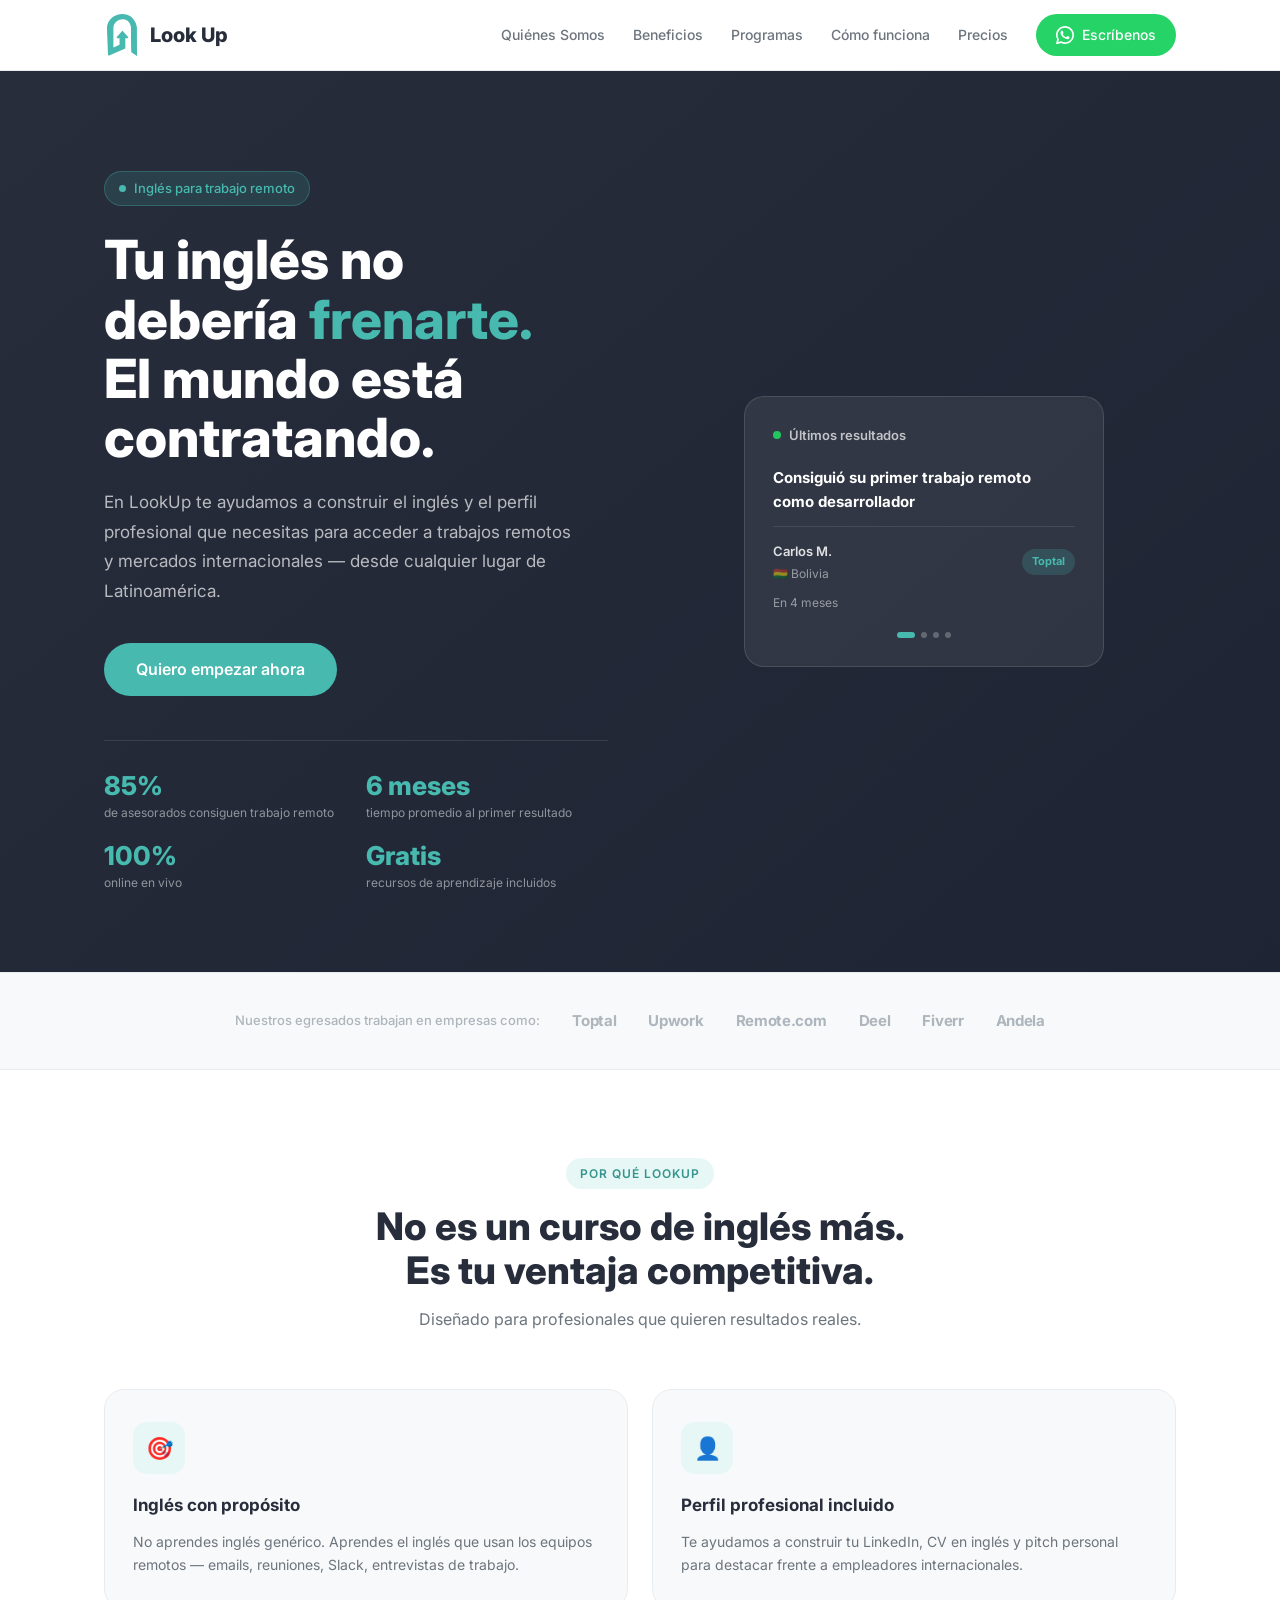
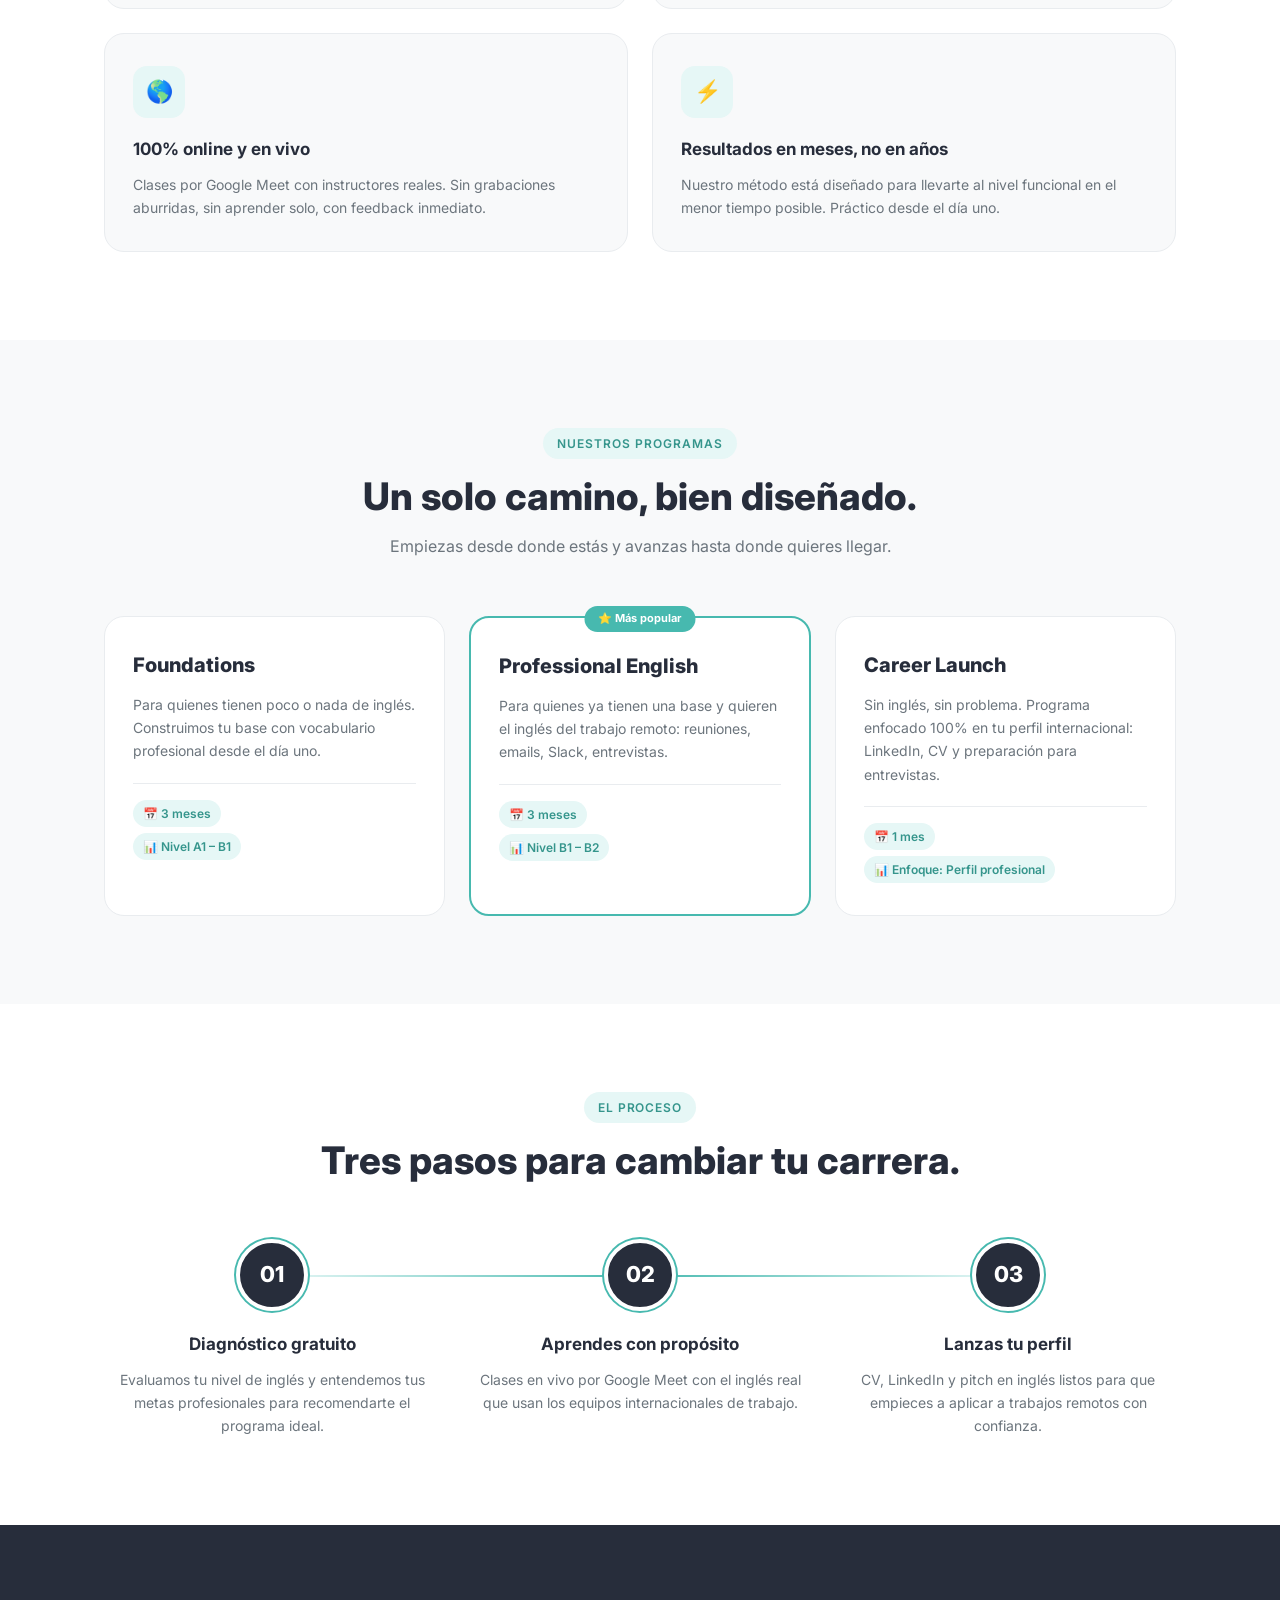
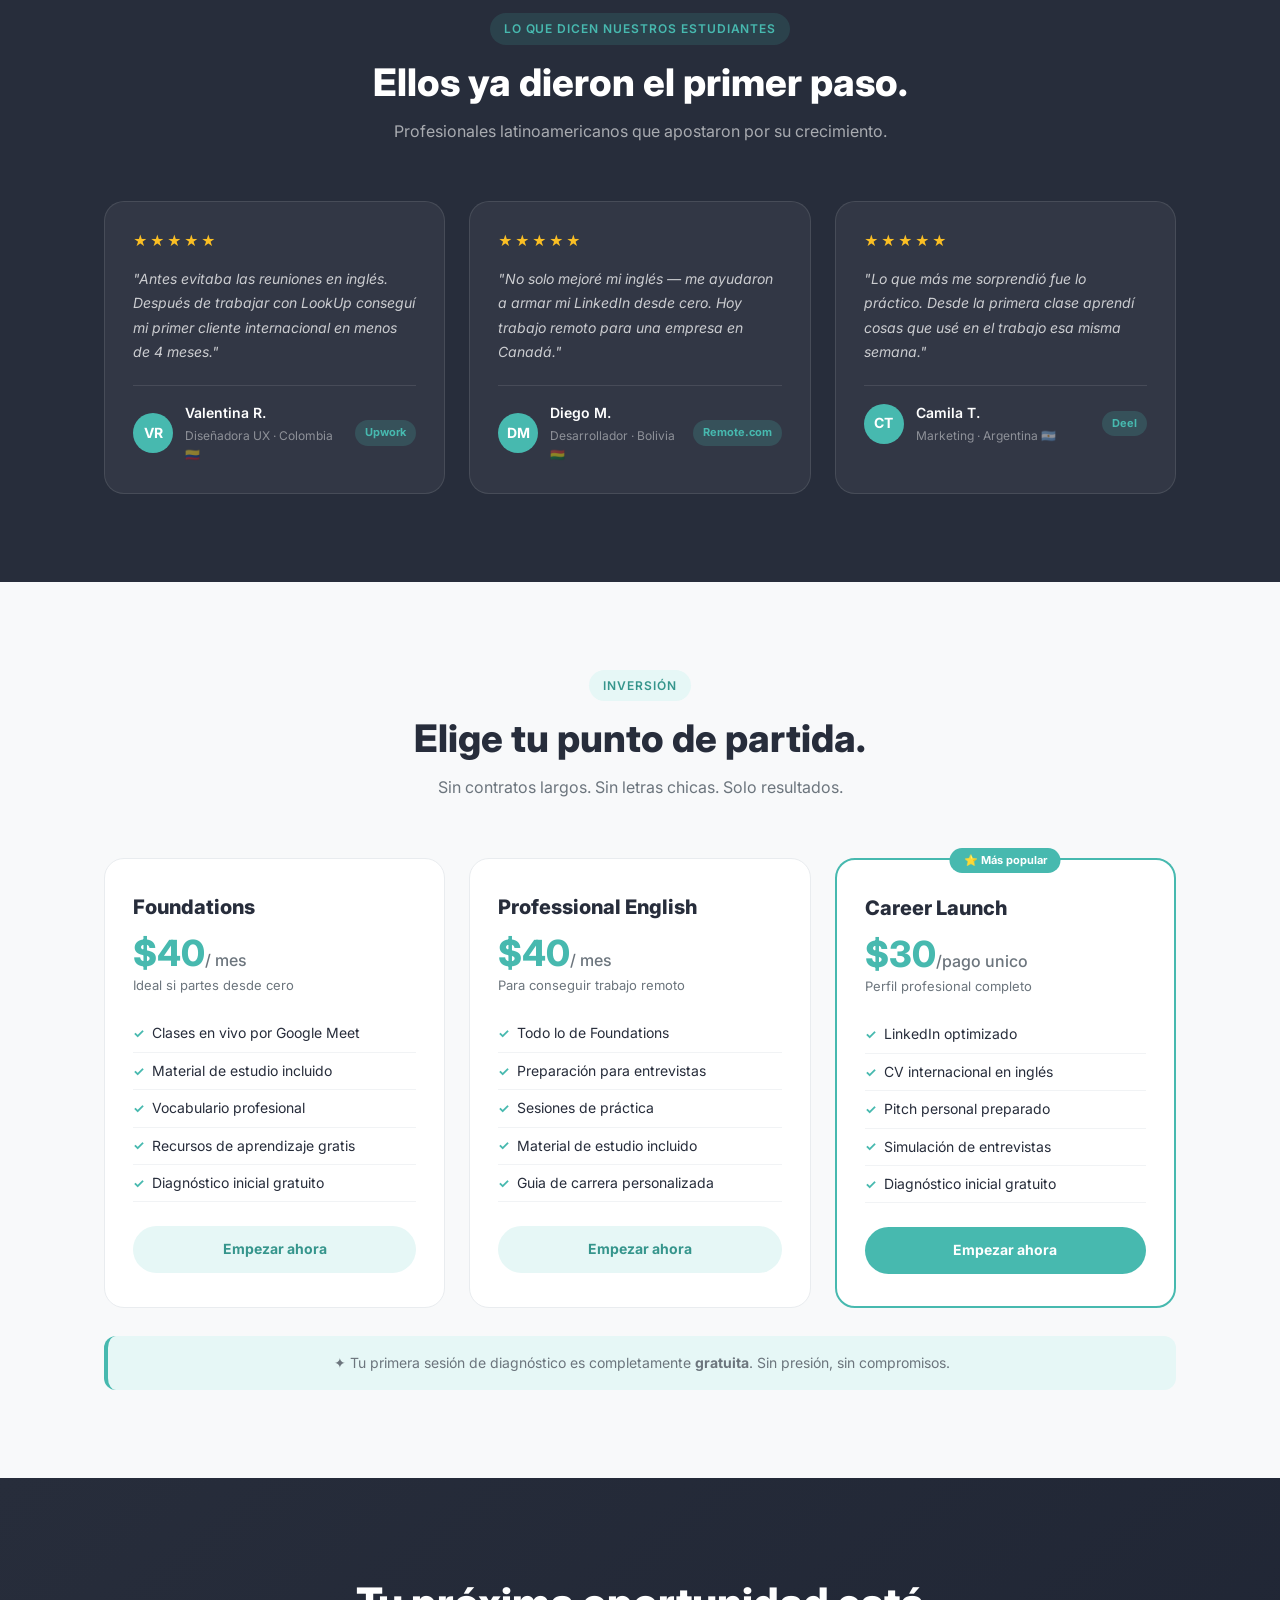
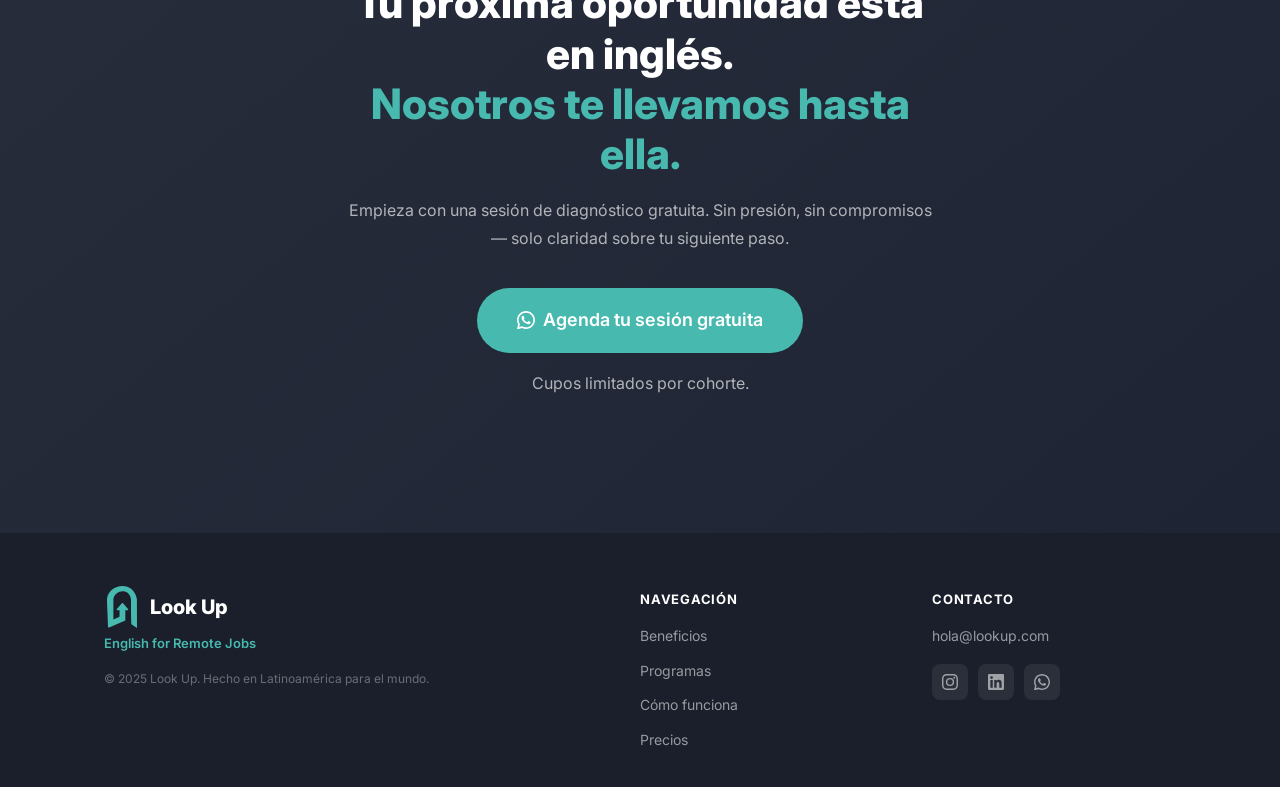
<file: index.html>
<!DOCTYPE html>
<html lang="es">
<head>
  <meta charset="UTF-8" />
  <meta name="viewport" content="width=device-width, initial-scale=1.0" />
  <title>Look Up — English for Remote Jobs</title>
  <link rel="preconnect" href="https://fonts.googleapis.com" />
  <link rel="preconnect" href="https://fonts.gstatic.com" crossorigin />
  <link href="https://fonts.googleapis.com/css2?family=Inter:wght@400;500;600;700;800&display=swap" rel="stylesheet" />
  <link rel="stylesheet" href="Styles/landing-page.css" />
</head>
<body>

  <!-- ── NAV ── -->
  <nav id="navbar">
    <div class="container nav-inner">
      <a href="/index.html" class="logo">
        <div class="logo-icon">
          <img src="Images/LookUpSingleLogo.svg" alt="Look Up Logo" />
        </div>
        <span>Look Up</span>
      </a>

      <button class="nav-toggle" id="navToggle" aria-label="Abrir menú">
        <span></span><span></span><span></span>
      </button>

      <div class="nav-links" id="navLinks">
        <a href="aboutUs.html">Quiénes Somos</a>
        <a href="#beneficios">Beneficios</a>
        <a href="#programas">Programas</a>
        <a href="#como-funciona">Cómo funciona</a>
        <a href="#precios">Precios</a>
        <a href="https://wa.link/rjn44n" target="_blank" class="btn-whatsapp">
          <svg class="wa-icon" viewBox="0 0 24 24" fill="currentColor">
            <path d="M17.472 14.382c-.297-.149-1.758-.867-2.03-.967-.273-.099-.471-.148-.67.15-.197.297-.767.966-.94 1.164-.173.199-.347.223-.644.075-.297-.15-1.255-.463-2.39-1.475-.883-.788-1.48-1.761-1.653-2.059-.173-.297-.018-.458.13-.606.134-.133.298-.347.446-.52.149-.174.198-.298.298-.497.099-.198.05-.371-.025-.52-.075-.149-.669-1.612-.916-2.207-.242-.579-.487-.5-.669-.51-.173-.008-.371-.01-.57-.01-.198 0-.52.074-.792.372-.272.297-1.04 1.016-1.04 2.479 0 1.462 1.065 2.875 1.213 3.074.149.198 2.096 3.2 5.077 4.487.709.306 1.262.489 1.694.625.712.227 1.36.195 1.871.118.571-.085 1.758-.719 2.006-1.413.248-.694.248-1.289.173-1.413-.074-.124-.272-.198-.57-.347z"/>
            <path d="M12 0C5.373 0 0 5.373 0 12c0 2.117.549 4.107 1.51 5.833L.057 23.776a.5.5 0 00.609.637l6.123-1.604A11.945 11.945 0 0012 24c6.627 0 12-5.373 12-12S18.627 0 12 0zm0 21.818a9.808 9.808 0 01-5.031-1.383l-.36-.214-3.732.978.997-3.645-.235-.374A9.818 9.818 0 012.182 12C2.182 6.57 6.57 2.182 12 2.182S21.818 6.57 21.818 12 17.43 21.818 12 21.818z"/>
          </svg>
          Escríbenos
        </a>
      </div>
    </div>
  </nav>

  <!-- ── HERO ── -->
  <section id="hero">
    <div class="container hero-grid">

      <div class="hero-copy">
        <div class="hero-badge">
          <span class="badge-dot"></span>
          Inglés para trabajo remoto
        </div>
        <h1>Tu inglés no debería <em>frenarte.</em><br>El mundo está contratando.</h1>
        <p>En LookUp te ayudamos a construir el inglés y el perfil profesional que necesitas para acceder a trabajos remotos y mercados internacionales — desde cualquier lugar de Latinoamérica.</p>
        <a href="https://wa.me/TUNUMERO" target="_blank" class="btn-primary">Quiero empezar ahora</a>

        <div class="hero-stats">
          <div class="hero-stat">
            <div class="hero-stat-num">85%</div>
            <div class="hero-stat-label">de asesorados consiguen trabajo remoto</div>
          </div>
          <div class="hero-stat">
            <div class="hero-stat-num">6 meses</div>
            <div class="hero-stat-label">tiempo promedio al primer resultado</div>
          </div>
          <div class="hero-stat">
            <div class="hero-stat-num">100%</div>
            <div class="hero-stat-label">online en vivo</div>
          </div>
          <div class="hero-stat">
            <div class="hero-stat-num">Gratis</div>
            <div class="hero-stat-label">recursos de aprendizaje incluidos</div>
          </div>
        </div>
      </div>

      <div class="hero-visual">
        <div class="hero-card">
          <div class="card-header">
            <span class="live-dot"></span>
            <span>Últimos resultados</span>
          </div>
          <div id="heroCarousel" class="carousel-track"></div>
          <div id="heroDots" class="carousel-dots"></div>
        </div>
      </div>

    </div>
  </section>

  <!-- ── TRUST BAR ── -->
  <section id="trust">
    <div class="container trust-inner">
      <p class="trust-label">Nuestros egresados trabajan en empresas como:</p>
      <div id="trustLogos" class="trust-logos"></div>
    </div>
  </section>

  <!-- ── BENEFICIOS ── -->
 <section id="beneficios">
    <div class="container">
      <div class="section-header center">
        <span class="section-tag">Por qué LookUp</span>
        <h2 class="section-title">No es un curso de inglés más.<br>Es tu ventaja competitiva.</h2>
        <p class="section-sub">Diseñado para profesionales que quieren resultados reales.</p>
      </div>
      <div class="benefits-grid" id="benefitsGrid"></div>
    </div>
  </section>

  <!-- ── PROGRAMAS ── -->
  <section id="programas">
    <div class="container">
      <div class="section-header center">
        <span class="section-tag">Nuestros programas</span>
        <h2 class="section-title">Un solo camino, bien diseñado.</h2>
        <p class="section-sub">Empiezas desde donde estás y avanzas hasta donde quieres llegar.</p>
      </div>
      <div class="programs-grid" id="programsGrid"></div>
    </div>
  </section>

  <!-- ── CÓMO FUNCIONA ── -->
  <section id="como-funciona">
    <div class="container">
      <div class="section-header center">
        <span class="section-tag">El proceso</span>
        <h2 class="section-title">Tres pasos para cambiar tu carrera.</h2>
      </div>
      <div class="steps-grid" id="stepsGrid"></div>
    </div>
  </section>

  <!-- ── TESTIMONIOS ── -->
  <section id="testimonios">
    <div class="container">
      <div class="section-header center">
        <span class="section-tag">Lo que dicen nuestros estudiantes</span>
        <h2 class="section-title" style="color:white;">Ellos ya dieron el primer paso.</h2>
        <p class="section-sub" style="color:rgba(255,255,255,0.6);">Profesionales latinoamericanos que apostaron por su crecimiento.</p>
      </div>
      <div class="testimonials-grid" id="testimonialsGrid"></div>
    </div>
  </section>

  <!-- ── PRECIOS ── -->
  <section id="precios">
    <div class="container">
      <div class="section-header center">
        <span class="section-tag">Inversión</span>
        <h2 class="section-title">Elige tu punto de partida.</h2>
        <p class="section-sub">Sin contratos largos. Sin letras chicas. Solo resultados.</p>
      </div>
      <div class="pricing-grid" id="pricingGrid"></div>
      <p class="pricing-note">✦ Tu primera sesión de diagnóstico es completamente <strong>gratuita</strong>. Sin presión, sin compromisos.</p>
    </div>
  </section>

  <!-- ── CTA FINAL ── -->
  <section id="cta-final">
    <div class="container cta-final-inner">
      <h2>Tu próxima oportunidad está en inglés.<br><span>Nosotros te llevamos hasta ella.</span></h2>
      <p>Empieza con una sesión de diagnóstico gratuita. Sin presión, sin compromisos — solo claridad sobre tu siguiente paso.</p>
      <a href="https://wa.me/+59164843357" target="_blank" class="btn-primary btn-large">
        <svg class="wa-icon" viewBox="0 0 24 24" fill="currentColor">
          <path d="M17.472 14.382c-.297-.149-1.758-.867-2.03-.967-.273-.099-.471-.148-.67.15-.197.297-.767.966-.94 1.164-.173.199-.347.223-.644.075-.297-.15-1.255-.463-2.39-1.475-.883-.788-1.48-1.761-1.653-2.059-.173-.297-.018-.458.13-.606.134-.133.298-.347.446-.52.149-.174.198-.298.298-.497.099-.198.05-.371-.025-.52-.075-.149-.669-1.612-.916-2.207-.242-.579-.487-.5-.669-.51-.173-.008-.371-.01-.57-.01-.198 0-.52.074-.792.372-.272.297-1.04 1.016-1.04 2.479 0 1.462 1.065 2.875 1.213 3.074.149.198 2.096 3.2 5.077 4.487.709.306 1.262.489 1.694.625.712.227 1.36.195 1.871.118.571-.085 1.758-.719 2.006-1.413.248-.694.248-1.289.173-1.413-.074-.124-.272-.198-.57-.347z"/>
          <path d="M12 0C5.373 0 0 5.373 0 12c0 2.117.549 4.107 1.51 5.833L.057 23.776a.5.5 0 00.609.637l6.123-1.604A11.945 11.945 0 0012 24c6.627 0 12-5.373 12-12S18.627 0 12 0zm0 21.818a9.808 9.808 0 01-5.031-1.383l-.36-.214-3.732.978.997-3.645-.235-.374A9.818 9.818 0 012.182 12C2.182 6.57 6.57 2.182 12 2.182S21.818 6.57 21.818 12 17.43 21.818 12 21.818z"/>
        </svg>
        Agenda tu sesión gratuita
      </a>
      <p class="cta-note">Cupos limitados por cohorte.</p>
    </div>
  </section>

  <!-- ── FOOTER ── -->
  <footer id="footer">
    <div class="container footer-inner">
      <div class="footer-brand">
        <a href="#" class="logo logo-light">
          <div class="logo-icon">
            <img src="./Images/LookUpSingleLogo.svg" alt="Look Up Logo" />
          </div>
          <span>Look Up</span>
        </a>
        <p class="footer-tagline">English for Remote Jobs</p>
        <p class="footer-copy">© 2025 Look Up. Hecho en Latinoamérica para el mundo.</p>
      </div>
      <div class="footer-links">
        <h4>Navegación</h4>
        <a href="#beneficios">Beneficios</a>
        <a href="#programas">Programas</a>
        <a href="#como-funciona">Cómo funciona</a>
        <a href="#precios">Precios</a>
      </div>
      <div class="footer-contact">
        <h4>Contacto</h4>
        <a href="mailto:hola@lookup.com">hola@lookup.com</a>
        <div class="social-links">
          <a href="https://www.instagram.com/look_up_aprende_ingles?utm_source=ig_web_button_share_sheet&igsh=ZDNlZDc0MzIxNw==" aria-label="Instagram" class="social-btn">
            <svg viewBox="0 0 24 24" fill="currentColor"><path d="M12 2.163c3.204 0 3.584.012 4.85.07 3.252.148 4.771 1.691 4.919 4.919.058 1.265.069 1.645.069 4.849 0 3.205-.012 3.584-.069 4.849-.149 3.225-1.664 4.771-4.919 4.919-1.266.058-1.644.07-4.85.07-3.204 0-3.584-.012-4.849-.07-3.26-.149-4.771-1.699-4.919-4.92-.058-1.265-.07-1.644-.07-4.849 0-3.204.013-3.583.07-4.849.149-3.227 1.664-4.771 4.919-4.919 1.266-.057 1.645-.069 4.849-.069zM12 0C8.741 0 8.333.014 7.053.072 2.695.272.273 2.69.073 7.052.014 8.333 0 8.741 0 12c0 3.259.014 3.668.072 4.948.2 4.358 2.618 6.78 6.98 6.98C8.333 23.986 8.741 24 12 24c3.259 0 3.668-.014 4.948-.072 4.354-.2 6.782-2.618 6.979-6.98.059-1.28.073-1.689.073-4.948 0-3.259-.014-3.667-.072-4.947-.196-4.354-2.617-6.78-6.979-6.98C15.668.014 15.259 0 12 0zm0 5.838a6.162 6.162 0 100 12.324 6.162 6.162 0 000-12.324zM12 16a4 4 0 110-8 4 4 0 010 8zm6.406-11.845a1.44 1.44 0 100 2.881 1.44 1.44 0 000-2.881z"/></svg>
          </a>
          <a href="https://www.linkedin.com/company/lookuplearningtowork/" aria-label="LinkedIn" class="social-btn">
            <svg viewBox="0 0 24 24" fill="currentColor"><path d="M20.447 20.452h-3.554v-5.569c0-1.328-.027-3.037-1.852-3.037-1.853 0-2.136 1.445-2.136 2.939v5.667H9.351V9h3.414v1.561h.046c.477-.9 1.637-1.85 3.37-1.85 3.601 0 4.267 2.37 4.267 5.455v6.286zM5.337 7.433a2.062 2.062 0 01-2.063-2.065 2.064 2.064 0 112.063 2.065zm1.782 13.019H3.555V9h3.564v11.452zM22.225 0H1.771C.792 0 0 .774 0 1.729v20.542C0 23.227.792 24 1.771 24h20.451C23.2 24 24 23.227 24 22.271V1.729C24 .774 23.2 0 22.222 0h.003z"/></svg>
          </a>
          <a href="https://wa.link/puxu5v" target="_blank" aria-label="WhatsApp" class="social-btn">
            <svg viewBox="0 0 24 24" fill="currentColor"><path d="M17.472 14.382c-.297-.149-1.758-.867-2.03-.967-.273-.099-.471-.148-.67.15-.197.297-.767.966-.94 1.164-.173.199-.347.223-.644.075-.297-.15-1.255-.463-2.39-1.475-.883-.788-1.48-1.761-1.653-2.059-.173-.297-.018-.458.13-.606.134-.133.298-.347.446-.52.149-.174.198-.298.298-.497.099-.198.05-.371-.025-.52-.075-.149-.669-1.612-.916-2.207-.242-.579-.487-.5-.669-.51-.173-.008-.371-.01-.57-.01-.198 0-.52.074-.792.372-.272.297-1.04 1.016-1.04 2.479 0 1.462 1.065 2.875 1.213 3.074.149.198 2.096 3.2 5.077 4.487.709.306 1.262.489 1.694.625.712.227 1.36.195 1.871.118.571-.085 1.758-.719 2.006-1.413.248-.694.248-1.289.173-1.413-.074-.124-.272-.198-.57-.347z"/><path d="M12 0C5.373 0 0 5.373 0 12c0 2.117.549 4.107 1.51 5.833L.057 23.776a.5.5 0 00.609.637l6.123-1.604A11.945 11.945 0 0012 24c6.627 0 12-5.373 12-12S18.627 0 12 0zm0 21.818a9.808 9.808 0 01-5.031-1.383l-.36-.214-3.732.978.997-3.645-.235-.374A9.818 9.818 0 012.182 12C2.182 6.57 6.57 2.182 12 2.182S21.818 6.57 21.818 12 17.43 21.818 12 21.818z"/></svg>
          </a>
        </div>
      </div>
    </div>
  </footer>

<script src="data.js"></script>
<script src="main.js"></script>
</body>
</html>
</file>
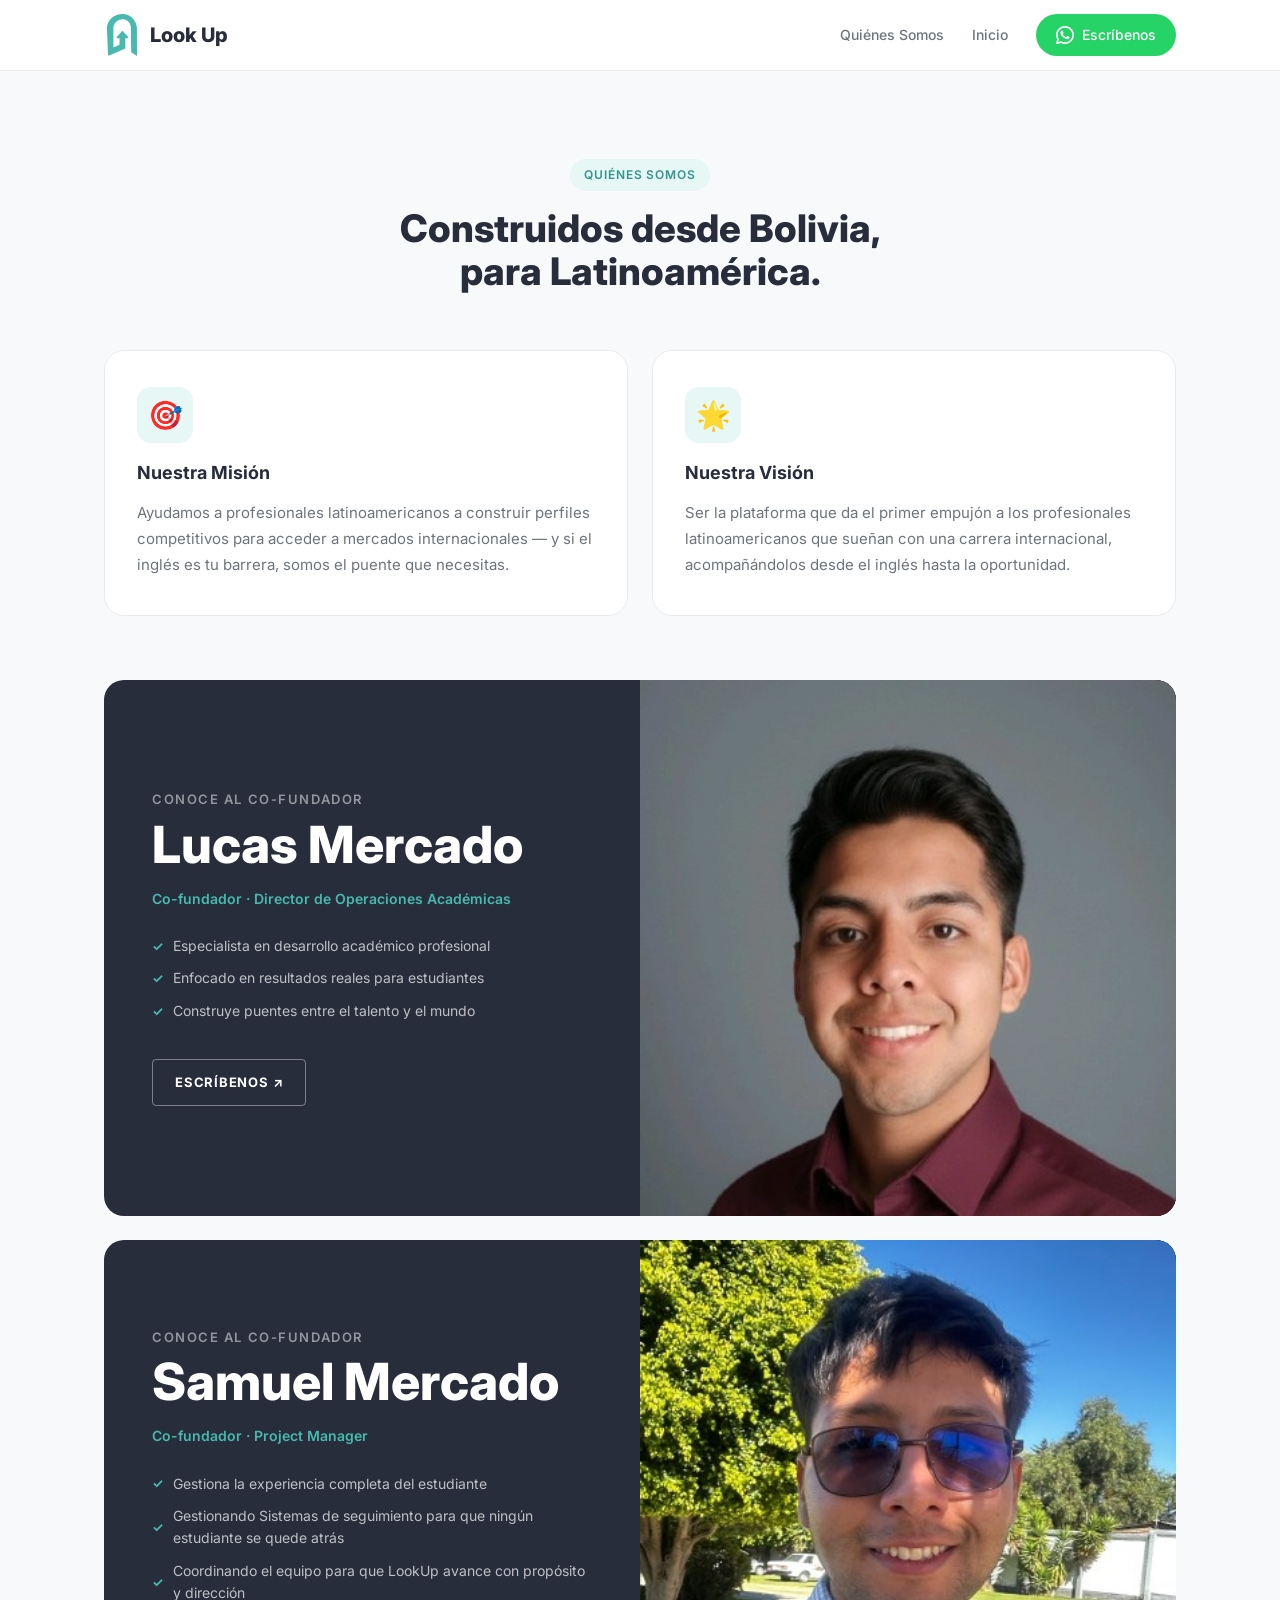
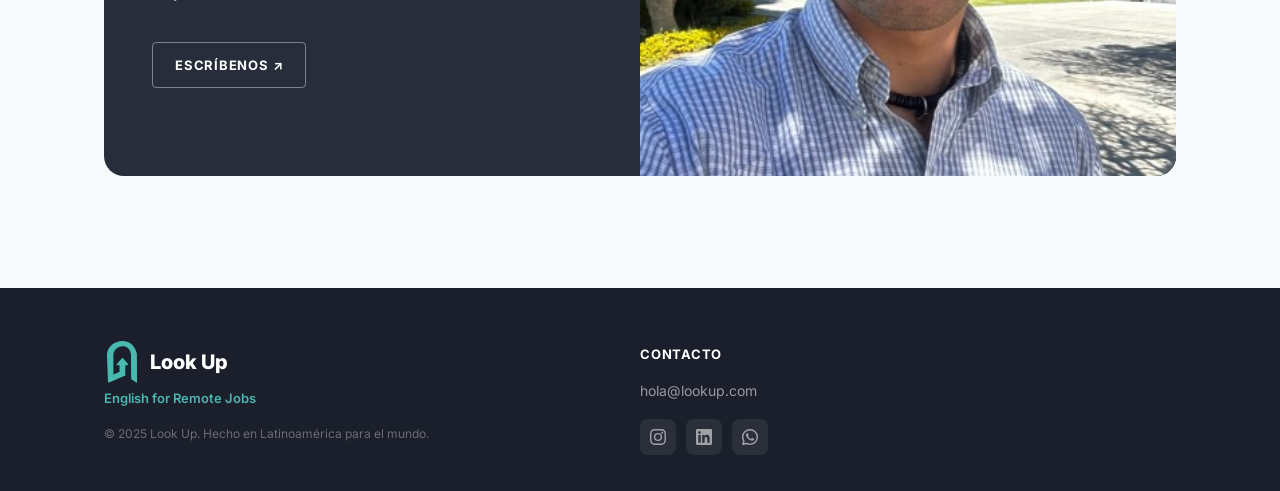
<file: aboutUs.html>
<!DOCTYPE html>
<html lang="es">
<head>
  <meta charset="UTF-8" />
  <meta name="viewport" content="width=device-width, initial-scale=1.0" />
  <title>Quiénes Somos — Look Up</title>
  <link rel="preconnect" href="https://fonts.googleapis.com" />
  <link rel="preconnect" href="https://fonts.gstatic.com" crossorigin />
  <link href="https://fonts.googleapis.com/css2?family=Inter:wght@400;500;600;700;800&display=swap" rel="stylesheet" />
  <link rel="stylesheet" href="./Styles/landing-page.css" />
  <link rel="stylesheet" href="./Styles/founders.css" />
</head>
<body>

  <!-- ── NAV ── -->
  <nav id="navbar">
    <div class="container nav-inner">
      <a href="#" class="logo">
        <div class="logo-icon">
          <img src="./Images/LookUpSingleLogo.svg" alt="Look Up Logo" />
        </div>
        <span>Look Up</span>
      </a>

      <button class="nav-toggle" id="navToggle" aria-label="Abrir menú">
        <span></span><span></span><span></span>
      </button>

      <div class="nav-links" id="navLinks">
        <a href="/Front-End/aboutUs.html">Quiénes Somos</a>
        <a href="./index.html">Inicio</a>
        <a href="https://wa.link/rjn44n" target="_blank" class="btn-whatsapp">
          <svg class="wa-icon" viewBox="0 0 24 24" fill="currentColor">
            <path d="M17.472 14.382c-.297-.149-1.758-.867-2.03-.967-.273-.099-.471-.148-.67.15-.197.297-.767.966-.94 1.164-.173.199-.347.223-.644.075-.297-.15-1.255-.463-2.39-1.475-.883-.788-1.48-1.761-1.653-2.059-.173-.297-.018-.458.13-.606.134-.133.298-.347.446-.52.149-.174.198-.298.298-.497.099-.198.05-.371-.025-.52-.075-.149-.669-1.612-.916-2.207-.242-.579-.487-.5-.669-.51-.173-.008-.371-.01-.57-.01-.198 0-.52.074-.792.372-.272.297-1.04 1.016-1.04 2.479 0 1.462 1.065 2.875 1.213 3.074.149.198 2.096 3.2 5.077 4.487.709.306 1.262.489 1.694.625.712.227 1.36.195 1.871.118.571-.085 1.758-.719 2.006-1.413.248-.694.248-1.289.173-1.413-.074-.124-.272-.198-.57-.347z"/>
            <path d="M12 0C5.373 0 0 5.373 0 12c0 2.117.549 4.107 1.51 5.833L.057 23.776a.5.5 0 00.609.637l6.123-1.604A11.945 11.945 0 0012 24c6.627 0 12-5.373 12-12S18.627 0 12 0zm0 21.818a9.808 9.808 0 01-5.031-1.383l-.36-.214-3.732.978.997-3.645-.235-.374A9.818 9.818 0 012.182 12C2.182 6.57 6.57 2.182 12 2.182S21.818 6.57 21.818 12 17.43 21.818 12 21.818z"/>
          </svg>
          Escríbenos
        </a>
      </div>
    </div>
  </nav>

  <!-- ── ABOUT US ── -->
  <section id="about">
    <div class="container">

      <div class="section-header center">
        <span class="section-tag">Quiénes somos</span>
        <h2 class="section-title">Construidos desde Bolivia,<br>para Latinoamérica.</h2>
      </div>

      <!-- Mission & Vision -->
      <div class="about-mv-grid">
        <div class="about-mv-card">
          <div class="about-mv-icon">🎯</div>
          <h3>Nuestra Misión</h3>
          <p>Ayudamos a profesionales latinoamericanos a construir perfiles competitivos para acceder a mercados internacionales — y si el inglés es tu barrera, somos el puente que necesitas.</p>
        </div>
        <div class="about-mv-card">
          <div class="about-mv-icon">🌟</div>
          <h3>Nuestra Visión</h3>
          <p>Ser la plataforma que da el primer empujón a los profesionales latinoamericanos que sueñan con una carrera internacional, acompañándolos desde el inglés hasta la oportunidad.</p>
        </div>
      </div>

      <!-- Founders -->
      <div id="foundersSection"></div>
  </section>

  <!-- ── FOOTER ── -->
  <footer id="footer">
    <div class="container footer-inner">
      <div class="footer-brand">
        <a href="#" class="logo logo-light">
          <div class="logo-icon">
            <img src="./Images/LookUpSingleLogo.svg" alt="Look Up Logo" />
          </div>
          <span>Look Up</span>
        </a>
        <p class="footer-tagline">English for Remote Jobs</p>
        <p class="footer-copy">© 2025 Look Up. Hecho en Latinoamérica para el mundo.</p>
      </div>
      <div class="footer-links">
       
        <h4>Contacto</h4>
        <a href="mailto:hola@lookup.com">hola@lookup.com</a>
        <div class="social-links">
          <a href="https://www.instagram.com/look_up_aprende_ingles?utm_source=ig_web_button_share_sheet&igsh=ZDNlZDc0MzIxNw==" aria-label="Instagram" class="social-btn">
            <svg viewBox="0 0 24 24" fill="currentColor"><path d="M12 2.163c3.204 0 3.584.012 4.85.07 3.252.148 4.771 1.691 4.919 4.919.058 1.265.069 1.645.069 4.849 0 3.205-.012 3.584-.069 4.849-.149 3.225-1.664 4.771-4.919 4.919-1.266.058-1.644.07-4.85.07-3.204 0-3.584-.012-4.849-.07-3.26-.149-4.771-1.699-4.919-4.92-.058-1.265-.07-1.644-.07-4.849 0-3.204.013-3.583.07-4.849.149-3.227 1.664-4.771 4.919-4.919 1.266-.057 1.645-.069 4.849-.069zM12 0C8.741 0 8.333.014 7.053.072 2.695.272.273 2.69.073 7.052.014 8.333 0 8.741 0 12c0 3.259.014 3.668.072 4.948.2 4.358 2.618 6.78 6.98 6.98C8.333 23.986 8.741 24 12 24c3.259 0 3.668-.014 4.948-.072 4.354-.2 6.782-2.618 6.979-6.98.059-1.28.073-1.689.073-4.948 0-3.259-.014-3.667-.072-4.947-.196-4.354-2.617-6.78-6.979-6.98C15.668.014 15.259 0 12 0zm0 5.838a6.162 6.162 0 100 12.324 6.162 6.162 0 000-12.324zM12 16a4 4 0 110-8 4 4 0 010 8zm6.406-11.845a1.44 1.44 0 100 2.881 1.44 1.44 0 000-2.881z"/></svg>
          </a>
          <a href="https://www.linkedin.com/company/lookuplearningtowork/" aria-label="LinkedIn" class="social-btn">
            <svg viewBox="0 0 24 24" fill="currentColor"><path d="M20.447 20.452h-3.554v-5.569c0-1.328-.027-3.037-1.852-3.037-1.853 0-2.136 1.445-2.136 2.939v5.667H9.351V9h3.414v1.561h.046c.477-.9 1.637-1.85 3.37-1.85 3.601 0 4.267 2.37 4.267 5.455v6.286zM5.337 7.433a2.062 2.062 0 01-2.063-2.065 2.064 2.064 0 112.063 2.065zm1.782 13.019H3.555V9h3.564v11.452zM22.225 0H1.771C.792 0 0 .774 0 1.729v20.542C0 23.227.792 24 1.771 24h20.451C23.2 24 24 23.227 24 22.271V1.729C24 .774 23.2 0 22.222 0h.003z"/></svg>
          </a>
          <a href="https://wa.link/puxu5v" target="_blank" aria-label="WhatsApp" class="social-btn">
            <svg viewBox="0 0 24 24" fill="currentColor"><path d="M17.472 14.382c-.297-.149-1.758-.867-2.03-.967-.273-.099-.471-.148-.67.15-.197.297-.767.966-.94 1.164-.173.199-.347.223-.644.075-.297-.15-1.255-.463-2.39-1.475-.883-.788-1.48-1.761-1.653-2.059-.173-.297-.018-.458.13-.606.134-.133.298-.347.446-.52.149-.174.198-.298.298-.497.099-.198.05-.371-.025-.52-.075-.149-.669-1.612-.916-2.207-.242-.579-.487-.5-.669-.51-.173-.008-.371-.01-.57-.01-.198 0-.52.074-.792.372-.272.297-1.04 1.016-1.04 2.479 0 1.462 1.065 2.875 1.213 3.074.149.198 2.096 3.2 5.077 4.487.709.306 1.262.489 1.694.625.712.227 1.36.195 1.871.118.571-.085 1.758-.719 2.006-1.413.248-.694.248-1.289.173-1.413-.074-.124-.272-.198-.57-.347z"/><path d="M12 0C5.373 0 0 5.373 0 12c0 2.117.549 4.107 1.51 5.833L.057 23.776a.5.5 0 00.609.637l6.123-1.604A11.945 11.945 0 0012 24c6.627 0 12-5.373 12-12S18.627 0 12 0zm0 21.818a9.808 9.808 0 01-5.031-1.383l-.36-.214-3.732.978.997-3.645-.235-.374A9.818 9.818 0 012.182 12C2.182 6.57 6.57 2.182 12 2.182S21.818 6.57 21.818 12 17.43 21.818 12 21.818z"/></svg>
          </a>
        </div>
      </div>
    </div>
  </footer>

  <script src="./founders.js"></script>

</body>
</html>
</file>
<file: Styles/landing-page.css>
/* ═══════════════════════════════════════════
   DESIGN SYSTEM
   Primary:  #47B9AF (teal)
   Dark:     #272D3B (navy)
   Font:     Inter
═══════════════════════════════════════════ */

:root {
  --teal:        #47B9AF;
  --teal-dark:   #35958C;
  --teal-light:  #E6F7F6;
  --navy:        #272D3B;
  --navy-light:  #3D4559;
  --white:       #FFFFFF;
  --gray-50:     #F8F9FA;
  --gray-100:    #F1F3F5;
  --gray-200:    #E9ECEF;
  --gray-400:    #ADB5BD;
  --gray-600:    #6C757D;
  --wa-green:    #25D366;
  --wa-dark:     #1DA851;
  --font:        'Inter', sans-serif;
  --radius-sm:   8px;
  --radius-md:   12px;
  --radius-lg:   20px;
  --radius-pill: 50px;
  --shadow:      0 4px 24px rgba(39, 45, 59, 0.08);
  --shadow-lg:   0 8px 40px rgba(39, 45, 59, 0.14);
}

/* ── RESET ── */
*, *::before, *::after { box-sizing: border-box; margin: 0; padding: 0; }
html { scroll-behavior: smooth; }
body { font-family: var(--font); color: var(--navy); background: var(--white); line-height: 1.6; }
a { text-decoration: none; color: inherit; }
img { max-width: 100%; display: block; }

/* ── LAYOUT ── */
.container { max-width: 1120px; margin: 0 auto; padding: 0 24px; }
section { padding: 88px 0; }

/* ── TYPOGRAPHY UTILITIES ── */
.section-tag {
  display: inline-block;
  background: var(--teal-light);
  color: var(--teal-dark);
  font-size: 12px;
  font-weight: 600;
  letter-spacing: 0.08em;
  text-transform: uppercase;
  padding: 6px 14px;
  border-radius: var(--radius-pill);
  margin-bottom: 16px;
}
.section-title {
  font-size: clamp(26px, 4vw, 38px);
  font-weight: 800;
  color: var(--navy);
  line-height: 1.15;
  margin-bottom: 14px;
}
.section-sub {
  font-size: 16px;
  color: var(--gray-600);
  line-height: 1.7;
  max-width: 560px;
}
.section-header.center { text-align: center; margin-bottom: 56px; }
.section-header.center .section-sub { margin: 0 auto; }

/* ── BUTTONS ── */
.btn-primary {
  display: inline-flex;
  align-items: center;
  gap: 8px;
  background: var(--teal);
  color: var(--white);
  font-family: var(--font);
  font-size: 16px;
  font-weight: 600;
  padding: 14px 32px;
  border-radius: var(--radius-pill);
  border: none;
  cursor: pointer;
  transition: background 0.2s, transform 0.15s;
}
.btn-primary:hover { background: var(--teal-dark); transform: translateY(-2px); }
.btn-primary.btn-large { font-size: 18px; padding: 18px 40px; }

.btn-whatsapp {
  display: inline-flex;
  align-items: center;
  gap: 8px;
  background: var(--wa-green);
  color: var(--white)!important;
  font-family: var(--font);
  font-size: 14px;
  font-weight: 600;
  padding: 10px 20px;
  border-radius: var(--radius-pill);
  transition: background 0.2s, transform 0.15s;
}
.btn-whatsapp:hover { background: var(--wa-dark); transform: translateY(-1px); }
.wa-icon { width: 18px; height: 18px; flex-shrink: 0; }

/* ═══════════════════════════════════════════
   NAV
═══════════════════════════════════════════ */
#navbar {
  position: sticky;
  top: 0;
  z-index: 100;
  background: rgba(255, 255, 255, 0.96);
  backdrop-filter: blur(10px);
  border-bottom: 1px solid var(--gray-200);
  padding: 14px 0;
}
.nav-inner { display: flex; align-items: center; justify-content: space-between; gap: 24px; }

.logo {
  display: flex;
  align-items: center;
  gap: 10px;
  font-size: 20px;
  font-weight: 800;
  color: var(--navy);
  flex-shrink: 0;
}
.logo-icon {
  width: 36px;
  height: 36px;
  /*background: var(--navy);*/
  border-radius: var(--radius-sm);
  display: flex;
  align-items: center;
  justify-content: center;
}
.logo-icon img { width: 42px; height: 42px; }

.nav-links {
  display: flex;
  align-items: center;
  gap: 28px;
}
.nav-links a {
  font-size: 14px;
  font-weight: 500;
  color: var(--gray-600);
  transition: color 0.2s;
}
.nav-links a:hover { color: var(--teal); }

/* Hamburger */
.nav-toggle {
  display: none;
  flex-direction: column;
  gap: 5px;
  background: none;
  border: none;
  cursor: pointer;
  padding: 4px;
}
.nav-toggle span {
  display: block;
  width: 24px;
  height: 2px;
  background: var(--navy);
  border-radius: 2px;
  transition: transform 0.3s, opacity 0.3s;
}

/* ═══════════════════════════════════════════
   HERO
═══════════════════════════════════════════ */
#hero {
  background: linear-gradient(140deg, var(--navy) 0%, #1E2433 100%);
  color: var(--white);
  padding: 100px 0 80px;
  overflow: hidden;
}
.hero-grid {
  display: grid;
  grid-template-columns: 1fr 1fr;
  gap: 64px;
  align-items: center;
}

/* Badge */
.hero-badge {
  display: inline-flex;
  align-items: center;
  gap: 8px;
  background: rgba(71, 185, 175, 0.15);
  border: 1px solid rgba(71, 185, 175, 0.3);
  color: var(--teal);
  font-size: 13px;
  font-weight: 500;
  padding: 6px 14px;
  border-radius: var(--radius-pill);
  margin-bottom: 24px;
}
.badge-dot {
  width: 7px;
  height: 7px;
  background: var(--teal);
  border-radius: 50%;
  animation: pulse 2s infinite;
}
@keyframes pulse {
  0%, 100% { opacity: 1; }
  50% { opacity: 0.4; }
}

/* Headline */
.hero-copy h1 {
  font-size: clamp(34px, 5vw, 54px);
  font-weight: 800;
  line-height: 1.1;
  color: var(--white);
  margin-bottom: 20px;
}
.hero-copy h1 em { color: var(--teal); font-style: normal; }
.hero-copy > p {
  font-size: 17px;
  color: rgba(255, 255, 255, 0.68);
  max-width: 480px;
  line-height: 1.75;
  margin-bottom: 36px;
}

/* Stats row */
.hero-stats {
  display: grid;
  grid-template-columns: repeat(2, 1fr);
  gap: 20px;
  margin-top: 44px;
  padding-top: 32px;
  border-top: 1px solid rgba(255, 255, 255, 0.1);
}
.hero-stat-num {
  font-size: 26px;
  font-weight: 800;
  color: var(--teal);
  line-height: 1;
  margin-bottom: 4px;
}
.hero-stat-label { font-size: 12px; color: rgba(255, 255, 255, 0.5); }

/* Carousel card */
.hero-visual { display: flex; justify-content: center; }
.hero-card {
  background: rgba(255, 255, 255, 0.07);
  border: 1px solid rgba(255, 255, 255, 0.12);
  border-radius: var(--radius-lg);
  padding: 28px;
  width: 100%;
  max-width: 360px;
}
.card-header {
  display: flex;
  align-items: center;
  gap: 8px;
  font-size: 13px;
  font-weight: 600;
  color: rgba(255, 255, 255, 0.7);
  margin-bottom: 20px;
}
.live-dot {
  width: 8px;
  height: 8px;
  background: #22C55E;
  border-radius: 50%;
  animation: pulse 1.5s infinite;
}

/* Carousel slide */
.carousel-slide { display: none; }
.carousel-slide.active { display: block; }
.carousel-slide .slide-result {
  font-size: 15px;
  font-weight: 700;
  color: var(--white);
  margin-bottom: 12px;
}
.slide-meta {
  display: flex;
  align-items: center;
  justify-content: space-between;
  padding-top: 14px;
  border-top: 1px solid rgba(255, 255, 255, 0.1);
}
.slide-name { font-size: 13px; font-weight: 600; color: rgba(255,255,255,0.85); }
.slide-info { font-size: 12px; color: rgba(255,255,255,0.5); margin-top: 2px; }
.slide-company {
  font-size: 11px;
  font-weight: 700;
  background: rgba(71,185,175,0.2);
  color: var(--teal);
  padding: 4px 10px;
  border-radius: var(--radius-pill);
}
.slide-time {
  font-size: 12px;
  color: rgba(255,255,255,0.5);
  margin-top: 10px;
}

/* Dots */
.carousel-dots {
  display: flex;
  gap: 6px;
  margin-top: 20px;
  justify-content: center;
}
.dot {
  width: 6px;
  height: 6px;
  border-radius: 50%;
  background: rgba(255, 255, 255, 0.25);
  cursor: pointer;
  transition: background 0.3s, width 0.3s;
}
.dot.active { background: var(--teal); width: 18px; border-radius: 3px; }

/* ═══════════════════════════════════════════
   ABOUT US
═══════════════════════════════════════════ */
#about { background: var(--gray-50); }

.about-mv-grid {
  display: grid;
  grid-template-columns: 1fr 1fr;
  gap: 24px;
  margin-bottom: 64px;
}
.about-mv-card {
  background: var(--white);
  border: 1px solid var(--gray-200);
  border-radius: var(--radius-lg);
  padding: 36px 32px;
  transition: box-shadow 0.2s, transform 0.2s;
}
.about-mv-card:hover { box-shadow: var(--shadow); transform: translateY(-3px); }
.about-mv-icon {
  font-size: 28px;
  margin-bottom: 16px;
  width: 56px;
  height: 56px;
  background: var(--teal-light);
  border-radius: 14px;
  display: flex;
  align-items: center;
  justify-content: center;
}
.about-mv-card h3 {
  font-size: 18px;
  font-weight: 700;
  color: var(--navy);
  margin-bottom: 12px;
}
.about-mv-card p {
  font-size: 15px;
  color: var(--gray-600);
  line-height: 1.75;
}

/* Founders */
/*.founders-label { text-align: center; margin-bottom: 32px; }

.founders-grid {
  display: grid;
  grid-template-columns: repeat(2, 1fr);
  gap: 28px;
  max-width: 800px;
  margin: 0 auto;
}
.founder-card {
  background: var(--white);
  border: 1px solid var(--gray-200);
  border-radius: var(--radius-lg);
  padding: 36px 32px;
  text-align: center;
  transition: box-shadow 0.2s, transform 0.2s;
}
.founder-card:hover { box-shadow: var(--shadow-lg); transform: translateY(-4px); }

.founder-avatar {
  width: 88px;
  height: 88px;
  border-radius: 50%;
  background: linear-gradient(135deg, var(--teal) 0%, var(--teal-dark) 100%);
  color: var(--white);
  font-size: 28px;
  font-weight: 800;
  display: flex;
  align-items: center;
  justify-content: center;
  margin: 0 auto 20px;
  border: 4px solid var(--teal-light);
}
.founder-name {
  font-size: 20px;
  font-weight: 800;
  color: var(--navy);
  margin-bottom: 6px;
}
.founder-role {
  font-size: 13px;
  font-weight: 600;
  color: var(--teal-dark);
  background: var(--teal-light);
  padding: 4px 14px;
  border-radius: var(--radius-pill);
  display: inline-block;
  margin-bottom: 6px;
}
.founder-title {
  font-size: 13px;
  color: var(--gray-400);
  margin-bottom: 20px;
}
.founder-quote {
  font-size: 14px;
  color: var(--gray-600);
  line-height: 1.75;
  font-style: italic;
  padding-top: 20px;
  border-top: 1px solid var(--gray-200);
  position: relative;
}
.founder-quote::before {
  content: '"';
  font-size: 48px;
  color: var(--teal-light);
  font-weight: 800;
  position: absolute;
  top: 8px;
  left: 0;
  line-height: 1;
  font-style: normal;
}
*/
/* Responsive */
@media (max-width: 900px) {
  .about-mv-grid { grid-template-columns: 1fr; }
  .founders-grid { grid-template-columns: 1fr; max-width: 420px; }
}

/* ═══════════════════════════════════════════
   TRUST BAR
═══════════════════════════════════════════ */
#trust {
  padding: 36px 0;
  background: var(--gray-50);
  border-top: 1px solid var(--gray-200);
  border-bottom: 1px solid var(--gray-200);
}
.trust-inner {
  display: flex;
  align-items: center;
  gap: 32px;
  flex-wrap: wrap;
  justify-content: center;
}
.trust-label {
  font-size: 13px;
  font-weight: 500;
  color: var(--gray-400);
  white-space: nowrap;
}
.trust-logos { display: flex; gap: 32px; align-items: center; flex-wrap: wrap; justify-content: center; }
.trust-logo {
  font-size: 15px;
  font-weight: 700;
  color: var(--gray-400);
  letter-spacing: -0.02em;
  transition: color 0.2s;
}
.trust-logo:hover { color: var(--navy); }

/* ═══════════════════════════════════════════
   BENEFICIOS
═══════════════════════════════════════════ */
#beneficios { background: var(--white); }
.benefits-grid {
  display: grid;
  grid-template-columns: repeat(2, 1fr);
  gap: 24px;
}
.benefit-card {
  background: var(--gray-50);
  border: 1px solid var(--gray-200);
  border-radius: var(--radius-lg);
  padding: 32px 28px;
  transition: box-shadow 0.2s, transform 0.2s;
}
.benefit-card:hover { box-shadow: var(--shadow); transform: translateY(-3px); }
.benefit-icon {
  width: 52px;
  height: 52px;
  background: var(--teal-light);
  border-radius: 14px;
  display: flex;
  align-items: center;
  justify-content: center;
  font-size: 22px;
  margin-bottom: 18px;
}
.benefit-card h3 { font-size: 17px; font-weight: 700; margin-bottom: 10px; }
.benefit-card p { font-size: 14px; color: var(--gray-600); line-height: 1.65; }

/* ═══════════════════════════════════════════
   PROGRAMAS
═══════════════════════════════════════════ */
#programas { background: var(--gray-50); }
.programs-grid {
  display: grid;
  grid-template-columns: repeat(3, 1fr);
  gap: 24px;
}
.program-card {
  background: var(--white);
  border: 1px solid var(--gray-200);
  border-radius: var(--radius-lg);
  padding: 32px 28px;
  position: relative;
  transition: box-shadow 0.2s, transform 0.2s;
}
.program-card:hover { box-shadow: var(--shadow); transform: translateY(-3px); }
.program-card.featured {
  border-color: var(--teal);
  border-width: 2px;
}
.program-badge {
  position: absolute;
  top: -12px;
  left: 50%;
  transform: translateX(-50%);
  background: var(--teal);
  color: var(--white);
  font-size: 11px;
  font-weight: 700;
  padding: 4px 14px;
  border-radius: var(--radius-pill);
  white-space: nowrap;
}
.program-card h3 { font-size: 20px; font-weight: 800; margin-bottom: 12px; }
.program-card p { font-size: 14px; color: var(--gray-600); line-height: 1.65; margin-bottom: 20px; }
.program-meta {
  display: flex;
  flex-direction: column;
  gap: 6px;
  padding-top: 16px;
  border-top: 1px solid var(--gray-200);
}
.program-meta span {
  font-size: 12px;
  font-weight: 600;
  color: var(--teal-dark);
  background: var(--teal-light);
  padding: 4px 10px;
  border-radius: var(--radius-pill);
  display: inline-block;
  width: fit-content;
}

/* ═══════════════════════════════════════════
   CÓMO FUNCIONA
═══════════════════════════════════════════ */
#como-funciona { background: var(--white); }
.steps-grid {
  display: grid;
  grid-template-columns: repeat(3, 1fr);
  gap: 32px;
  position: relative;
}
.steps-grid::before {
  content: '';
  position: absolute;
  top: 36px;
  left: 16%;
  right: 16%;
  height: 2px;
  background: linear-gradient(90deg, var(--teal-light), var(--teal), var(--teal-light));
  z-index: 0;
}
.step-card { text-align: center; position: relative; z-index: 1; }
.step-number {
  width: 72px;
  height: 72px;
  background: var(--navy);
  color: var(--white);
  font-size: 22px;
  font-weight: 800;
  border-radius: 50%;
  display: flex;
  align-items: center;
  justify-content: center;
  margin: 0 auto 20px;
  border: 4px solid var(--white);
  box-shadow: 0 0 0 2px var(--teal);
}
.step-card h3 { font-size: 17px; font-weight: 700; margin-bottom: 10px; }
.step-card p { font-size: 14px; color: var(--gray-600); line-height: 1.65; }

/* ═══════════════════════════════════════════
   TESTIMONIOS
═══════════════════════════════════════════ */
#testimonios {
  background: var(--navy);
  color: var(--white);
}
#testimonios .section-tag {
  background: rgba(71,185,175,0.15);
  color: var(--teal);
}
.testimonials-grid {
  display: grid;
  grid-template-columns: repeat(3, 1fr);
  gap: 24px;
}
.testimonial-card {
  background: rgba(255, 255, 255, 0.05);
  border: 1px solid rgba(255, 255, 255, 0.1);
  border-radius: var(--radius-lg);
  padding: 28px;
  transition: background 0.2s;
}
.testimonial-card:hover { background: rgba(255,255,255,0.08); }
.stars { font-size: 14px; color: #FBBF24; margin-bottom: 14px; letter-spacing: 2px; }
.testimonial-card blockquote {
  font-size: 14px;
  color: rgba(255, 255, 255, 0.75);
  line-height: 1.75;
  font-style: italic;
  margin-bottom: 20px;
}
.testimonial-footer {
  display: flex;
  align-items: center;
  gap: 12px;
  padding-top: 16px;
  border-top: 1px solid rgba(255,255,255,0.1);
}
.avatar {
  width: 40px;
  height: 40px;
  border-radius: 50%;
  background: var(--teal);
  color: var(--white);
  font-size: 14px;
  font-weight: 700;
  display: flex;
  align-items: center;
  justify-content: center;
  flex-shrink: 0;
}
.testimonial-name { font-size: 14px; font-weight: 600; color: var(--white); }
.testimonial-role { font-size: 12px; color: rgba(255,255,255,0.45); margin-top: 2px; }
.testimonial-company {
  margin-left: auto;
  font-size: 11px;
  font-weight: 700;
  background: rgba(71,185,175,0.2);
  color: var(--teal);
  padding: 4px 10px;
  border-radius: var(--radius-pill);
}

/* ═══════════════════════════════════════════
   PRECIOS
═══════════════════════════════════════════ */
#precios { background: var(--gray-50); }
.pricing-grid {
  display: grid;
  grid-template-columns: repeat(3, 1fr);
  gap: 24px;
  margin-bottom: 28px;
}
.pricing-card {
  background: var(--white);
  border: 1px solid var(--gray-200);
  border-radius: var(--radius-lg);
  padding: 32px 28px;
  position: relative;
  transition: box-shadow 0.2s, transform 0.2s;
}
.pricing-card:hover { box-shadow: var(--shadow); transform: translateY(-3px); }
.pricing-card.featured {
  border-color: var(--teal);
  border-width: 2px;
}
.pricing-badge {
  position: absolute;
  top: -12px;
  left: 50%;
  transform: translateX(-50%);
  background: var(--teal);
  color: var(--white);
  font-size: 11px;
  font-weight: 700;
  padding: 4px 14px;
  border-radius: var(--radius-pill);
  white-space: nowrap;
}
.pricing-card h3 { font-size: 20px; font-weight: 800; margin-bottom: 8px; }
.pricing-card .price {
  font-size: 36px;
  font-weight: 800;
  color: var(--teal);
  margin: 12px 0 4px;
  line-height: 1;
}
.pricing-card .price span { font-size: 16px; font-weight: 500; color: var(--gray-600); }
.pricing-card .price-desc { font-size: 13px; color: var(--gray-600); margin-bottom: 20px; }
.pricing-features { list-style: none; margin-bottom: 24px; }
.pricing-features li {
  font-size: 14px;
  color: var(--navy);
  padding: 7px 0;
  border-bottom: 1px solid var(--gray-100);
  display: flex;
  align-items: center;
  gap: 8px;
}
.pricing-features li::before {
  content: '✓';
  font-weight: 700;
  color: var(--teal);
  font-size: 13px;
  flex-shrink: 0;
}
.pricing-cta {
  display: block;
  width: 100%;
  text-align: center;
  background: var(--teal-light);
  color: var(--teal-dark);
  font-family: var(--font);
  font-size: 14px;
  font-weight: 700;
  padding: 12px;
  border-radius: var(--radius-pill);
  border: none;
  cursor: pointer;
  transition: background 0.2s, color 0.2s;
  text-decoration: none;
}
.pricing-card.featured .pricing-cta {
  background: var(--teal);
  color: var(--white);
}
.pricing-cta:hover { background: var(--teal); color: var(--white); }
.pricing-note {
  text-align: center;
  font-size: 14px;
  color: var(--gray-600);
  padding: 16px 24px;
  background: var(--teal-light);
  border-radius: var(--radius-md);
  border-left: 4px solid var(--teal);
}

/* ═══════════════════════════════════════════
   CTA FINAL
═══════════════════════════════════════════ */
#cta-final {
  background: linear-gradient(140deg, var(--navy) 0%, #1E2433 100%);
  color: var(--white);
  text-align: center;
  padding: 100px 0;
}
.cta-final-inner { max-width: 640px; margin: 0 auto; }
#cta-final h2 {
  font-size: clamp(28px, 4vw, 42px);
  font-weight: 800;
  color: var(--white);
  line-height: 1.2;
  margin-bottom: 16px;
}
#cta-final h2 span { color: var(--teal); }
#cta-final p {
  font-size: 16px;
  color: rgba(255,255,255,0.65);
  line-height: 1.75;
  margin-bottom: 36px;
}
.cta-note {
  font-size: 13px;
  color: rgba(255,255,255,0.4);
  margin-top: 16px;
  margin-bottom: 0;
}

/* ═══════════════════════════════════════════
   FOOTER
═══════════════════════════════════════════ */
#footer {
  background: #1A1F2B;
  color: rgba(255,255,255,0.6);
  padding: 56px 0 36px;
}
.footer-inner {
  display: grid;
  grid-template-columns: 2fr 1fr 1fr;
  gap: 48px;
}
.logo-light span { color: var(--white); }
.footer-tagline {
  font-size: 13px;
  color: var(--teal);
  font-weight: 600;
  margin-top: 8px;
  margin-bottom: 16px;
}
.footer-copy { font-size: 12px; color: rgba(255,255,255,0.35); }
.footer-links, .footer-contact { display: flex; flex-direction: column; gap: 12px; }
.footer-links h4, .footer-contact h4 {
  font-size: 13px;
  font-weight: 700;
  color: var(--white);
  letter-spacing: 0.06em;
  text-transform: uppercase;
  margin-bottom: 4px;
}
.footer-links a, .footer-contact a {
  font-size: 14px;
  color: rgba(255,255,255,0.55);
  transition: color 0.2s;
}
.footer-links a:hover, .footer-contact a:hover { color: var(--teal); }
.social-links { display: flex; gap: 10px; margin-top: 4px; }
.social-btn {
  width: 36px;
  height: 36px;
  border-radius: var(--radius-sm);
  background: rgba(255,255,255,0.07);
  display: flex;
  align-items: center;
  justify-content: center;
  color: rgba(255,255,255,0.55);
  transition: background 0.2s, color 0.2s;
}
.social-btn svg { width: 16px; height: 16px; }
.social-btn:hover { background: var(--teal); color: var(--white); }

/* ═══════════════════════════════════════════
   RESPONSIVE — TABLET
═══════════════════════════════════════════ */
@media (max-width: 900px) {
  .hero-grid { grid-template-columns: 1fr; gap: 48px; }
  .hero-visual { order: -1; }
  .hero-card { max-width: 100%; }
  .hero-copy h1 { font-size: 36px; }
  .benefits-grid { grid-template-columns: 1fr 1fr; }
  .programs-grid { grid-template-columns: 1fr; max-width: 480px; margin: 0 auto; }
  .steps-grid::before { display: none; }
  .steps-grid { grid-template-columns: 1fr; max-width: 480px; margin: 0 auto; }
  .testimonials-grid { grid-template-columns: 1fr; max-width: 480px; margin: 0 auto; }
  .pricing-grid { grid-template-columns: 1fr; max-width: 420px; margin: 0 auto 28px; }
  .footer-inner { grid-template-columns: 1fr 1fr; }
  .footer-brand { grid-column: 1 / -1; }
}

/* ═══════════════════════════════════════════
   RESPONSIVE — MOBILE
═══════════════════════════════════════════ */
@media (max-width: 600px) {
  section { padding: 64px 0; }
  #hero { padding: 72px 0 56px; }

  .nav-toggle { display: flex; }
  .nav-links {
    display: none;
    position: absolute;
    top: 100%;
    left: 0;
    right: 0;
    background: var(--white);
    flex-direction: column;
    padding: 20px 24px;
    border-bottom: 1px solid var(--gray-200);
    gap: 16px;
    box-shadow: var(--shadow);
  }
  .nav-links.open { display: flex; }
  #navbar { position: relative; }

  .hero-stats { grid-template-columns: 1fr 1fr; }
  .benefits-grid { grid-template-columns: 1fr; }
  .footer-inner { grid-template-columns: 1fr; gap: 32px; }
  .hero-copy h1 { font-size: 30px; }
  .section-title { font-size: 26px; }
}
</file>
<file: Styles/founders.css>
.founder-hero {
  display: grid;
  grid-template-columns: 1fr 1fr;
  align-items: center;
  background: var(--navy);
  border-radius: 20px;
  overflow: hidden;
  margin-bottom: 24px;
  min-height: 340px;
}
.founder-hero-copy {
  padding: 52px 48px;
}
.founder-hero-eyebrow {
  font-size: 13px;
  font-weight: 600;
  letter-spacing: .12em;
  text-transform: uppercase;
  color: rgba(255,255,255,.5);
  margin-bottom: 8px;
}
.founder-hero-name {
  font-size: clamp(32px, 4vw, 52px);
  font-weight: 800;
  color: var(--white);
  line-height: 1.05;
  margin-bottom: 16px;
}
.founder-hero-role {
  font-size: 14px;
  color: var(--teal);
  font-weight: 600;
  margin-bottom: 20px;
}
.founder-hero-checks {
  list-style: none;
  margin-bottom: 32px;
}
.founder-hero-checks li {
  font-size: 14px;
  color: rgba(255,255,255,.7);
  padding: 5px 0;
  display: flex;
  align-items: center;
  gap: 10px;
}
.founder-hero-checks li::before {
  content: '✓';
  color: var(--teal);
  font-weight: 700;
  font-size: 13px;
  flex-shrink: 0;
}
.founder-hero-cta {
  display: inline-flex;
  align-items: center;
  gap: 8px;
  border: 1.5px solid rgba(255,255,255,.4);
  color: var(--white);
  font-size: 13px;
  font-weight: 700;
  letter-spacing: .06em;
  text-transform: uppercase;
  padding: 12px 22px;
  border-radius: 4px;
  text-decoration: none;
  transition: border-color .2s, background .2s;
}
.founder-hero-cta:hover {
  border-color: var(--teal);
  background: rgba(71,185,175,.1);
}
.founder-hero-photo {
  height: 100%;
  min-height: 340px;
  background: #1a1f2b;
  display: flex;
  align-items: flex-end;
  justify-content: center;
  overflow: hidden;
  position: relative;
}
.founder-hero-photo .photo-placeholder {
  width: 100%;
  height: 100%;
  position: absolute;
  inset: 0;
  display: flex;
  align-items: center;
  justify-content: center;
  flex-direction: column;
  gap: 8px;
  color: rgba(255,255,255,.2);
  font-size: 13px;
  font-weight: 500;
}
.founder-hero-photo .photo-placeholder .initials-big {
  font-size: 64px;
  font-weight: 800;
  color: rgba(71,185,175,.25);
  line-height: 1;
}
.founder-hero-photo img {
  width: 100%;
  height: 100%;
  object-fit: cover;
  object-position: top center;
}

@media (max-width: 700px) {
  .founder-hero {
    grid-template-columns: 1fr;
  }
  .founder-hero-photo {
    min-height: 220px;
    order: -1;
  }
  .founder-hero-copy {
    padding: 32px 24px;
  }
}
</file>
